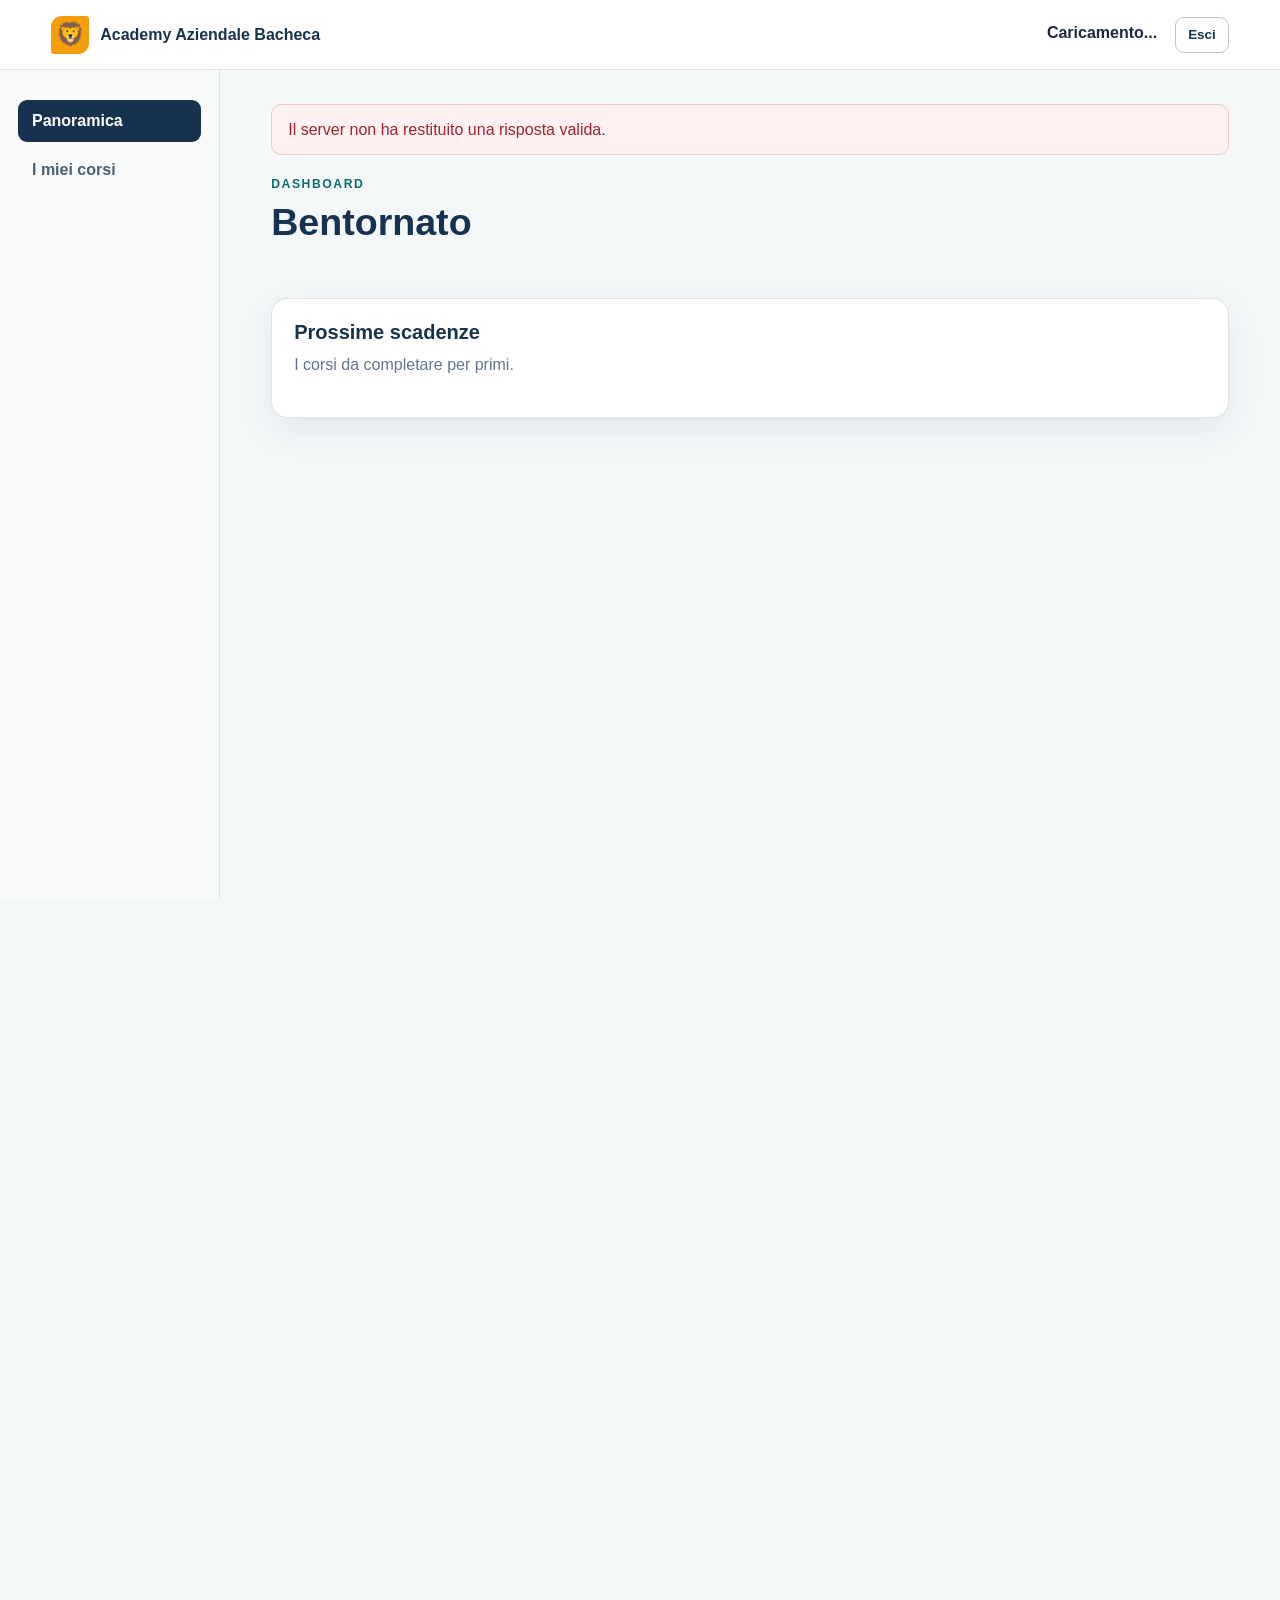
<file: frontend/index.html>
<!doctype html>
<html lang="it">
  <head>
    <meta charset="UTF-8" />
    <meta name="viewport" content="width=device-width, initial-scale=1.0" />
    <title>Academy Aziendale - Login</title>
    <link rel="stylesheet" href="assets/style.css" />
  </head>
  <body class="auth-page">
    <main class="auth-layout">
      <section class="auth-intro">
        <span class="logo-mark"><p>🦁</p></span>
        <p class="eyebrow">Formazione interna</p>
        <h1>Academy Aziendale</h1>
        <p>
          Consulta i corsi, segui le scadenze e monitora la formazione del team.
        </p>
      </section>

      <section class="card auth-card">
        <p class="eyebrow">Area riservata</p>
        <h2>Accedi</h2>
        <div id="message" class="message hidden" role="alert"></div>

        <form id="login-form">
          <div class="form-group">
            <label for="email">Email</label>
            <input type="email" id="email" autocomplete="email" required />
          </div>
          <div class="form-group">
            <label for="password">Password</label>
            <input
              type="password"
              id="password"
              autocomplete="current-password"
              required
            />
          </div>
          <button class="button button-full" type="submit">Accedi</button>
        </form>
        <p class="auth-link">
          Non hai un account?<br />
          <a href="register.html">Registrati come dipendente</a>
        </p>
      </section>
    </main>
    <script src="js/config.js"></script>
    <script src="js/login.js"></script>
  </body>
</html>
</file>
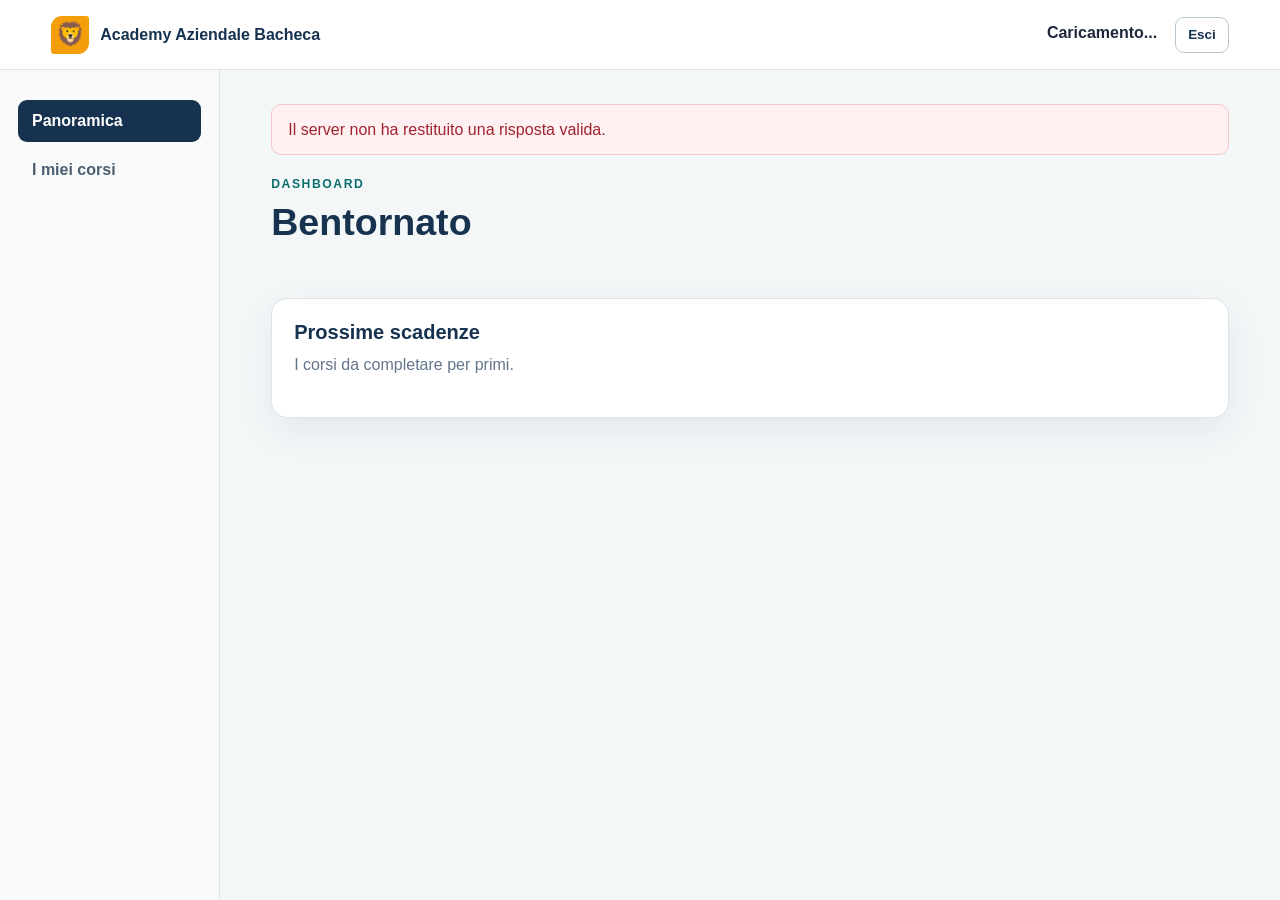
<file: frontend/dashboard.html>
<!doctype html>
<html lang="it">
  <head>
    <meta charset="UTF-8" />
    <meta name="viewport" content="width=device-width, initial-scale=1.0" />
    <title>Academy Aziendale - Dashboard</title>
    <link rel="stylesheet" href="assets/style.css" />
  </head>
  <body class="app-page">
    <header class="topbar">
      <a class="brand" href="dashboard.html"
        ><span class="logo-mark logo-small"><p>🦁</p></span> Academy Aziendale
        Bacheca</a
      >
      <div class="user-area">
        <div>
          <strong id="user-name">Caricamento...</strong
          ><small id="user-role"></small>
        </div>
        <button
          id="logout-button"
          class="button button-outline button-small"
          type="button"
        >
          Esci
        </button>
      </div>
    </header>

    <div class="app-shell">
      <nav id="main-nav" class="sidebar" aria-label="Navigazione principale">
        <button class="nav-button active" data-section="overview">
          Panoramica
        </button>
        <button class="nav-button" data-section="my-courses">
          I miei corsi
        </button>
        <button class="nav-button academy-only hidden" data-section="catalog">
          Catalogo corsi
        </button>
        <button
          class="nav-button academy-only hidden"
          data-section="assignments"
        >
          Assegnazioni
        </button>
        <button class="nav-button academy-only hidden" data-section="employees">
          Dipendenti
        </button>
        <button
          class="nav-button academy-only hidden"
          data-section="statistics"
        >
          Statistiche
        </button>
      </nav>

      <main class="main-content">
        <div id="global-message" class="message hidden" role="status"></div>

        <section id="section-overview" class="page-section">
          <div class="page-heading">
            <div>
              <p class="eyebrow">Dashboard</p>
              <h1 id="welcome-title">Bentornato</h1>
            </div>
          </div>
          <div id="summary-cards" class="summary-grid"></div>
          <article class="panel">
            <div class="panel-heading">
              <div>
                <h2>Prossime scadenze</h2>
                <p>I corsi da completare per primi.</p>
              </div>
            </div>
            <div id="deadline-list" class="course-list"></div>
          </article>
        </section>

        <section id="section-my-courses" class="page-section hidden">
          <div class="page-heading">
            <div>
              <p class="eyebrow">Formazione</p>
              <h1>I miei corsi</h1>
            </div>
          </div>
          <form id="employee-filters" class="filters panel" autocomplete="off">
            <div>
              <label for="my-status">Stato</label
              ><select id="my-status">
                <option value="">Tutti</option>
                <option value="assigned">Assegnati</option>
                <option value="completed">Completati</option>
                <option value="expired">Scaduti</option>
                <option value="cancelled">Annullati</option>
              </select>
            </div>
            <div>
              <label for="my-category">Categoria</label
              ><select id="my-category">
                <option value="">Tutte</option>
              </select>
            </div>
            <div>
              <label for="my-due-to">Scadenza entro</label
              ><input type="date" id="my-due-to" />
            </div>
            <button class="button button-small" type="submit">Filtra</button>
            <button
              id="reset-my-filters"
              class="button button-ghost button-small"
              type="button"
            >
              Azzera
            </button>
          </form>
          <div id="my-course-list" class="course-grid"></div>
        </section>

        <section
          id="section-catalog"
          class="page-section hidden academy-section"
        >
          <div class="page-heading">
            <div>
              <p class="eyebrow">Referente Academy</p>
              <h1>Catalogo corsi</h1>
            </div>
            <button id="new-course-button" class="button" type="button">
              Nuovo corso
            </button>
          </div>
          <form id="course-form" class="panel form-panel hidden">
            <input type="hidden" id="course-id" />
            <div class="panel-heading">
              <div>
                <h2 id="course-form-title">Nuovo corso</h2>
                <p>I campi con * sono obbligatori.</p>
              </div>
            </div>
            <div class="form-row three-columns">
              <div class="form-group">
                <label for="course-title">Titolo *</label
                ><input
                  type="text"
                  id="course-title"
                  maxlength="150"
                  required
                />
              </div>
              <div class="form-group">
                <label for="course-category">Categoria *</label
                ><input
                  type="text"
                  id="course-category"
                  maxlength="100"
                  required
                />
              </div>
              <div class="form-group">
                <label for="course-duration">Durata in ore *</label
                ><input
                  type="number"
                  id="course-duration"
                  min="0.5"
                  step="0.5"
                  required
                />
              </div>
            </div>
            <div class="form-group">
              <label for="course-description">Descrizione</label
              ><textarea id="course-description" rows="3"></textarea>
            </div>
            <div class="inline-options">
              <label
                ><input type="checkbox" id="course-mandatory" />
                Obbligatorio</label
              ><label
                ><input type="checkbox" id="course-active" checked />
                Attivo</label
              >
            </div>
            <div class="form-actions">
              <button class="button" type="submit">Salva corso</button
              ><button
                id="cancel-course-form"
                class="button button-ghost"
                type="button"
              >
                Annulla
              </button>
            </div>
          </form>
          <form id="catalog-filters" class="filters panel">
            <div>
              <label for="catalog-category">Categoria</label
              ><select id="catalog-category">
                <option value="">Tutte</option>
              </select>
            </div>
            <div>
              <label for="catalog-active">Stato</label
              ><select id="catalog-active">
                <option value="">Tutti</option>
                <option value="1">Attivi</option>
                <option value="0">Non attivi</option>
              </select>
            </div>
            <button class="button button-small" type="submit">Filtra</button>
          </form>
          <div class="panel table-wrapper">
            <table>
              <thead>
                <tr>
                  <th>Corso</th>
                  <th>Categoria</th>
                  <th>Durata</th>
                  <th>Tipo</th>
                  <th>Stato</th>
                  <th>Azioni</th>
                </tr>
              </thead>
              <tbody id="courses-table"></tbody>
            </table>
          </div>
        </section>

        <section
          id="section-assignments"
          class="page-section hidden academy-section"
        >
          <div class="page-heading">
            <div>
              <p class="eyebrow">Referente Academy</p>
              <h1>Assegnazioni</h1>
            </div>
            <button id="new-assignment-button" class="button" type="button">
              Assegna corso
            </button>
          </div>
          <form id="assignment-form" class="panel form-panel hidden">
            <input type="hidden" id="assignment-id" />
            <div class="panel-heading">
              <div><h2 id="assignment-form-title">Nuova assegnazione</h2></div>
            </div>
            <div class="form-row four-columns">
              <div class="form-group">
                <label for="assignment-employee">Dipendente *</label
                ><select id="assignment-employee" required></select>
              </div>
              <div class="form-group">
                <label for="assignment-course">Corso *</label
                ><select id="assignment-course" required></select>
              </div>
              <div class="form-group">
                <label for="assignment-date">Data assegnazione *</label
                ><input type="date" id="assignment-date" required />
              </div>
              <div class="form-group">
                <label for="assignment-due">Scadenza *</label
                ><input type="date" id="assignment-due" required />
              </div>
            </div>
            <div id="edit-status-group" class="form-row hidden">
              <div class="form-group">
                <label for="assignment-status">Stato</label
                ><select id="assignment-status">
                  <option value="assigned">Assegnato</option>
                  <option value="completed">Completato</option>
                  <option value="cancelled">Annullato</option>
                </select>
              </div>
              <div class="form-group">
                <label for="assignment-completed">Data completamento</label
                ><input type="date" id="assignment-completed" />
              </div>
            </div>
            <div class="form-actions">
              <button class="button" type="submit">Salva assegnazione</button
              ><button
                id="cancel-assignment-form"
                class="button button-ghost"
                type="button"
              >
                Annulla
              </button>
            </div>
          </form>
          <form id="assignment-filters" class="filters panel">
            <div>
              <label for="filter-employee">Dipendente</label
              ><select id="filter-employee">
                <option value="">Tutti</option>
              </select>
            </div>
            <div>
              <label for="filter-course">Corso</label
              ><select id="filter-course">
                <option value="">Tutti</option>
              </select>
            </div>
            <div>
              <label for="filter-category">Categoria</label
              ><select id="filter-category">
                <option value="">Tutte</option>
              </select>
            </div>
            <div>
              <label for="filter-status">Stato</label
              ><select id="filter-status">
                <option value="">Tutti</option>
                <option value="assigned">Assegnati</option>
                <option value="completed">Completati</option>
                <option value="expired">Scaduti</option>
                <option value="cancelled">Annullati</option>
              </select>
            </div>
            <button class="button button-small" type="submit">Filtra</button>
          </form>
          <div class="panel table-wrapper">
            <table>
              <thead>
                <tr>
                  <th>Dipendente</th>
                  <th>Corso</th>
                  <th>Categoria</th>
                  <th>Assegnato</th>
                  <th>Scadenza</th>
                  <th>Stato</th>
                  <th>Azioni</th>
                </tr>
              </thead>
              <tbody id="assignments-table"></tbody>
            </table>
          </div>
        </section>

        <section
          id="section-employees"
          class="page-section hidden academy-section"
        >
          <div class="page-heading">
            <div>
              <p class="eyebrow">Referente Academy</p>
              <h1>Dipendenti</h1>
            </div>
          </div>
          <div class="panel table-wrapper">
            <table>
              <thead>
                <tr>
                  <th>Nome</th>
                  <th>Email</th>
                  <th>Corsi assegnati</th>
                  <th>Completati</th>
                </tr>
              </thead>
              <tbody id="employees-table"></tbody>
            </table>
          </div>
        </section>

        <section
          id="section-statistics"
          class="page-section hidden academy-section"
        >
          <div class="page-heading">
            <div>
              <p class="eyebrow">Referente Academy</p>
              <h1>Statistiche formative</h1>
            </div>
          </div>
          <form id="statistics-filters" class="filters panel">
            <div>
              <label for="stats-month">Mese</label
              ><input type="month" id="stats-month" />
            </div>
            <div>
              <label for="stats-category">Categoria</label
              ><select id="stats-category">
                <option value="">Tutte</option>
              </select>
            </div>
            <div>
              <label for="stats-employee">Dipendente</label
              ><select id="stats-employee">
                <option value="">Tutti</option>
              </select>
            </div>
            <button class="button button-small" type="submit">
              Applica filtri
            </button>
            <button
              id="reset-stats"
              class="button button-ghost button-small"
              type="button"
            >
              Azzera
            </button>
          </form>
          <div id="stats-summary" class="summary-grid"></div>
          <div class="panel table-wrapper">
            <table>
              <thead>
                <tr>
                  <th>Mese</th>
                  <th>Categoria</th>
                  <th>Assegnati</th>
                  <th>Completati</th>
                  <th>Completamento</th>
                </tr>
              </thead>
              <tbody id="statistics-table"></tbody>
            </table>
          </div>
        </section>
      </main>
    </div>

    <dialog id="course-dialog" class="detail-dialog">
      <button
        id="close-dialog"
        class="dialog-close"
        type="button"
        aria-label="Chiudi"
      >
        ×
      </button>
      <div id="dialog-content"></div>
    </dialog>
    <script src="js/config.js"></script>
    <script src="js/api.js"></script>
    <script src="js/dashboard.js"></script>
  </body>
</html>
</file>
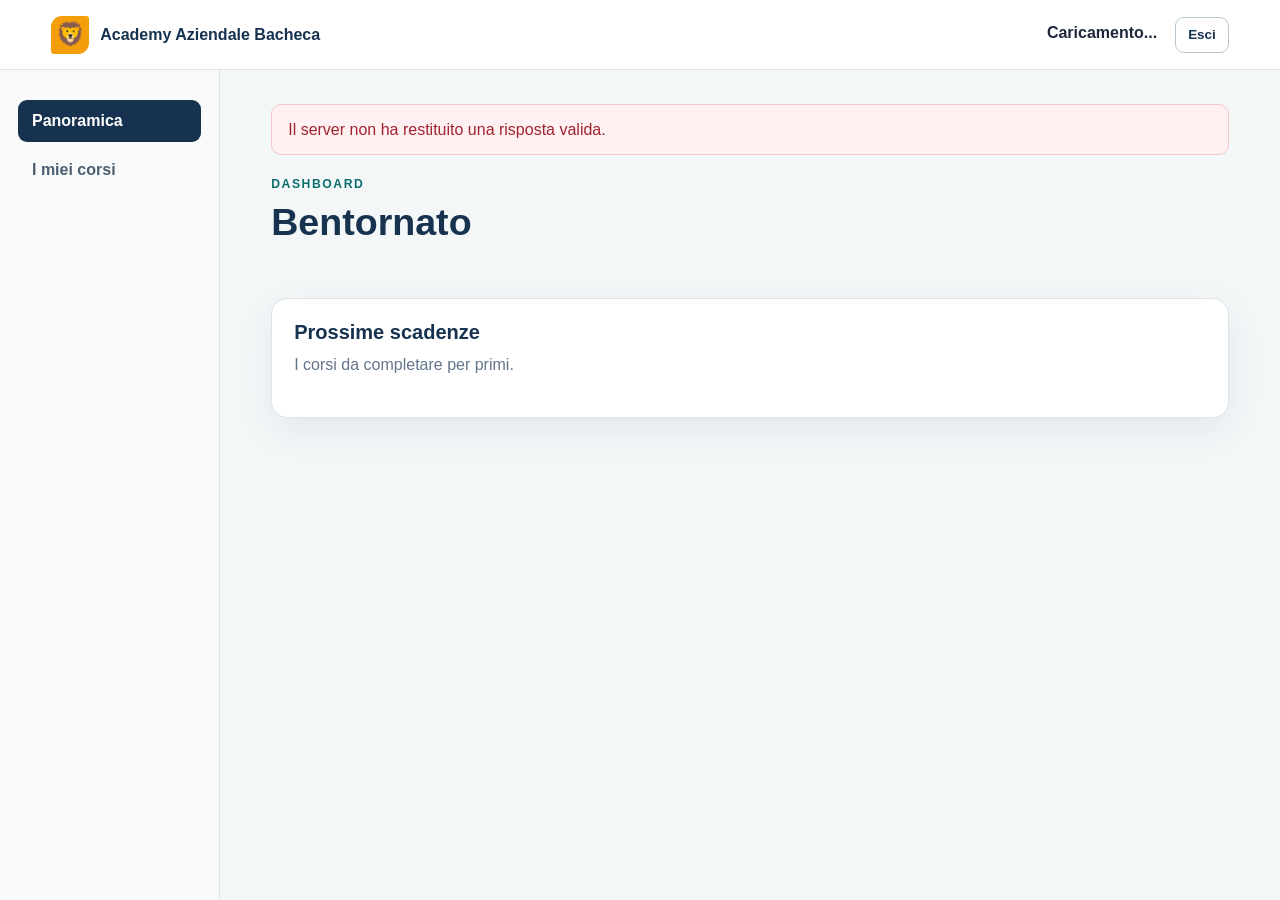
<file: frontend/login.html>
<!doctype html>
<html lang="it">
  <head>
    <meta charset="UTF-8" />
    <meta http-equiv="refresh" content="0; url=index.html" />
    <title>Academy Aziendale</title>
  </head>
  <body><a href="index.html">Vai al login</a></body>
</html>
</file>
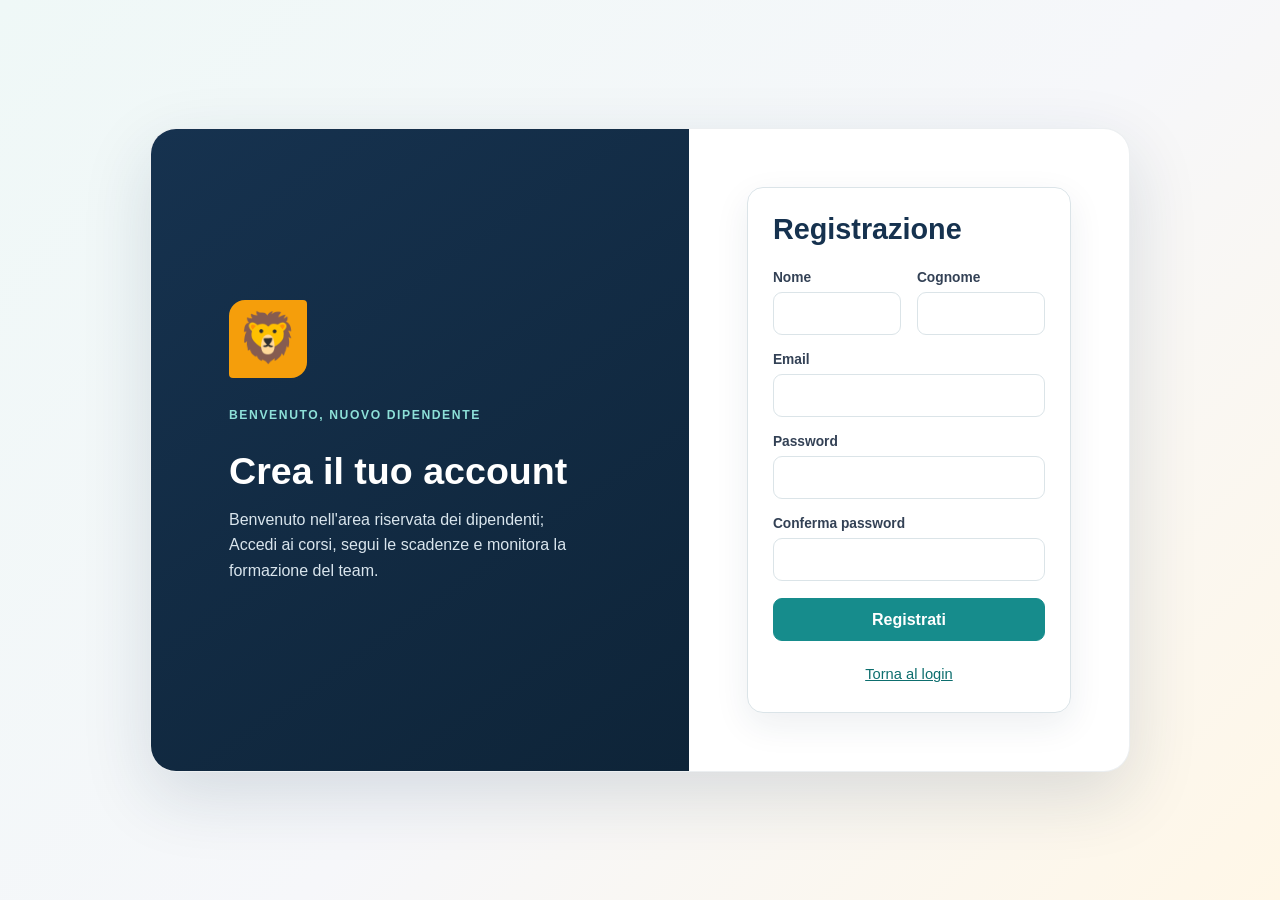
<file: frontend/register.html>
<!doctype html>
<html lang="it">
  <head>
    <meta charset="UTF-8" />
    <meta name="viewport" content="width=device-width, initial-scale=1.0" />
    <title>Academy Aziendale - Registrazione</title>
    <link rel="stylesheet" href="assets/style.css" />
  </head>
  <body class="auth-page">
    <main class="auth-layout auth-layout-small">
      <section class="auth-intro">
        <span class="logo-mark"><p>🦁</p></span>
        <p class="eyebrow">BENVENUTO, NUOVO DIPENDENTE</p>
        <h1>Crea il tuo account</h1>
        <p>
          Benvenuto nell'area riservata dei dipendenti;<br />
          Accedi ai corsi, segui le scadenze e monitora la formazione del team.
        </p>
      </section>
      <section class="card auth-card">
        <h2>Registrazione</h2>
        <div id="message" class="message hidden" role="alert"></div>
        <form id="register-form">
          <div class="form-row">
            <div class="form-group">
              <label for="first-name">Nome</label>
              <input type="text" id="first-name" maxlength="80" required />
            </div>
            <div class="form-group">
              <label for="last-name">Cognome</label>
              <input type="text" id="last-name" maxlength="80" required />
            </div>
          </div>
          <div class="form-group">
            <label for="email">Email</label>
            <input type="email" id="email" autocomplete="email" required />
          </div>
          <div class="form-group">
            <label for="password">Password</label>
            <input
              type="password"
              id="password"
              minlength="8"
              autocomplete="new-password"
              required
            />
          </div>
          <div class="form-group">
            <label for="confirm-password">Conferma password</label>
            <input
              type="password"
              id="confirm-password"
              minlength="8"
              autocomplete="new-password"
              required
            />
          </div>
          <button class="button button-full" type="submit">Registrati</button>
        </form>
        <p class="auth-link"><a href="index.html">Torna al login</a></p>
      </section>
    </main>
    <script src="js/config.js"></script>
    <script src="js/register.js"></script>
  </body>
</html>
</file>
<file: frontend/assets/style.css>
* {
  box-sizing: border-box;
}

:root {
  --navy: #16324f;
  --navy-dark: #0e2438;
  --teal: #168c8c;
  --teal-dark: #0d6e6e;
  --orange: #f59e0b;
  --background: #f4f7f8;
  --surface: #ffffff;
  --text: #1e293b;
  --muted: #64748b;
  --border: #dbe4e8;
  --danger: #c2414b;
  --success: #178153;
  --warning: #a15c00;
  --shadow: 0 12px 35px rgba(22, 50, 79, 0.08);
}

body {
  margin: 0;
  min-height: 100vh;
  color: var(--text);
  background: var(--background);
  font-family: "Lexend", "Segoe UI", Arial, sans-serif;
}

button,
input,
select,
textarea {
  font: inherit;
}
a {
  color: var(--teal-dark);
}
h1,
h2,
h3,
p {
  margin-top: 0;
}
h1 {
  margin-bottom: 10px;
  color: var(--navy);
  font-size: clamp(1.7rem, 3vw, 2.35rem);
}
h2 {
  margin-bottom: 8px;
  color: var(--navy);
  font-size: 1.25rem;
}
p {
  line-height: 1.6;
}

.hidden {
  display: none !important;
}
.eyebrow {
  margin: 0 0 6px;
  color: var(--teal-dark);
  font-size: 0.76rem;
  font-weight: 800;
  letter-spacing: 0.13em;
  text-transform: uppercase;
}
.muted {
  color: var(--muted);
}
.empty-state {
  padding: 30px;
  color: var(--muted);
  text-align: center;
}

.logo-mark {
  display: inline-grid;
  width: 78px;
  height: 78px;
  place-items: center;
  border-radius: 16px 4px 16px 4px;
  color: var(--navy);
  background: var(--orange);
  font-weight: 900;
  letter-spacing: -0.04em;
}
.logo-mark p {
  font-size: 3em;
}

.logo-small {
  width: 38px;
  height: 38px;
  border-radius: 11px 3px;
  font-size: 0.8rem;
}
.logo-small p {
  font-size: 1.8em;
}

.auth-page {
  display: grid;
  place-items: center;
  padding: 36px 20px;
  background: linear-gradient(135deg, #eff8f7, #f6f7fa 55%, #fff7e7);
}
.auth-layout {
  display: grid;
  width: min(1040px, 100%);
  grid-template-columns: 1.1fr 0.9fr;
  overflow: hidden;
  border: 1px solid rgba(22, 50, 79, 0.08);
  border-radius: 26px;
  background: var(--surface);
  box-shadow: 0 24px 70px rgba(22, 50, 79, 0.14);
}
.auth-layout-small {
  width: min(980px, 100%);
}
.auth-intro {
  display: flex;
  min-height: 560px;
  padding: clamp(36px, 7vw, 78px);
  flex-direction: column;
  justify-content: center;
  color: white;
  background: linear-gradient(145deg, var(--navy), var(--navy-dark));
}
.auth-intro h1 {
  margin: 18px 0 14px;
  color: white;
}
.auth-intro p {
  color: #d9e5ed;
}
.auth-intro .eyebrow {
  margin-top: 28px;
  color: #8de0d8;
}
.demo-box {
  display: grid;
  gap: 8px;
  margin-top: 25px;
  padding: 18px;
  border: 1px solid rgba(255, 255, 255, 0.14);
  border-radius: 14px;
  background: rgba(255, 255, 255, 0.07);
  font-size: 0.87rem;
}
.auth-card {
  align-self: center;
  margin: clamp(22px, 5vw, 58px);
}
.auth-card h2 {
  margin-bottom: 24px;
  font-size: 1.8rem;
}
.auth-link {
  margin: 22px 0 0;
  color: var(--muted);
  text-align: center;
  font-size: 0.92rem;
}

.card,
.panel {
  border: 1px solid var(--border);
  border-radius: 16px;
  background: var(--surface);
  box-shadow: var(--shadow);
  padding: 25px;
}
.panel {
  margin-bottom: 22px;
  padding: 22px;
}
.panel-heading,
.page-heading {
  display: flex;
  align-items: flex-start;
  justify-content: space-between;
  gap: 18px;
}
.panel-heading {
  margin-bottom: 18px;
}
.panel-heading p {
  margin: 0;
  color: var(--muted);
}
.page-heading {
  margin-bottom: 22px;
}

.form-group {
  display: grid;
  gap: 7px;
  margin-bottom: 17px;
}
.form-row {
  display: grid;
  gap: 16px;
  grid-template-columns: repeat(2, minmax(0, 1fr));
}
.three-columns {
  grid-template-columns: 1.5fr 1fr 0.65fr;
}
.four-columns {
  grid-template-columns: repeat(4, minmax(0, 1fr));
}
label {
  color: #334155;
  font-size: 0.86rem;
  font-weight: 750;
}
input,
select,
textarea {
  width: 100%;
  min-height: 43px;
  padding: 10px 12px;
  border: 1px solid var(--border);
  border-radius: 9px;
  outline: none;
  color: var(--text);
  background: white;
}
textarea {
  resize: vertical;
}
input:focus,
select:focus,
textarea:focus {
  border-color: var(--teal);
  box-shadow: 0 0 0 3px rgba(22, 140, 140, 0.13);
}
.inline-options {
  display: flex;
  gap: 24px;
  margin-bottom: 20px;
}
.inline-options label {
  display: flex;
  align-items: center;
  gap: 8px;
}
.inline-options input {
  width: auto;
  min-height: auto;
}
.form-actions {
  display: flex;
  gap: 10px;
}

.button {
  display: inline-flex;
  min-height: 43px;
  align-items: center;
  justify-content: center;
  padding: 10px 17px;
  border: 1px solid var(--teal);
  border-radius: 9px;
  color: white;
  background: var(--teal);
  font-weight: 750;
  text-decoration: none;
  cursor: pointer;
}
.button:hover {
  border-color: var(--teal-dark);
  background: var(--teal-dark);
}
.button:disabled {
  opacity: 0.55;
  cursor: not-allowed;
}
.button-full {
  width: 100%;
}
.button-small {
  min-height: 36px;
  padding: 7px 12px;
  font-size: 0.84rem;
}
.button-outline {
  border-color: #b7c7d2;
  color: var(--navy);
  background: white;
}
.button-ghost {
  border-color: transparent;
  color: var(--navy);
  background: #edf2f4;
}
.button-danger {
  border-color: #f6d4d7;
  color: var(--danger);
  background: #fff1f2;
}
.button-warning {
  border-color: #f7dfad;
  color: var(--warning);
  background: #fff8e8;
}
.table-actions {
  display: flex;
  gap: 7px;
  flex-wrap: wrap;
}

.message {
  margin-bottom: 20px;
  padding: 13px 16px;
  border-radius: 10px;
  line-height: 1.45;
}
.message-error {
  color: #9f2430;
  background: #fff0f1;
  border: 1px solid #f5c7cb;
}
.message-success {
  color: #11673f;
  background: #edfaf3;
  border: 1px solid #bde8cf;
}

.topbar {
  position: sticky;
  z-index: 10;
  top: 0;
  display: flex;
  min-height: 70px;
  align-items: center;
  justify-content: space-between;
  gap: 20px;
  padding: 12px clamp(20px, 4vw, 56px);
  border-bottom: 1px solid var(--border);
  background: rgba(255, 255, 255, 0.96);
  backdrop-filter: blur(10px);
}
.brand {
  display: flex;
  align-items: center;
  gap: 11px;
  color: var(--navy);
  font-weight: 850;
  text-decoration: none;
}
.user-area {
  display: flex;
  align-items: center;
  gap: 18px;
  text-align: right;
}
.user-area small {
  display: block;
  margin-top: 3px;
  color: var(--muted);
}
.app-shell {
  display: grid;
  width: min(1500px, 100%);
  min-height: calc(100vh - 70px);
  margin: 0 auto;
  grid-template-columns: 220px 1fr;
}
.sidebar {
  display: flex;
  padding: 30px 18px;
  flex-direction: column;
  gap: 7px;
  border-right: 1px solid var(--border);
  background: #f9fbfb;
}
.nav-button {
  padding: 12px 14px;
  border: 0;
  border-radius: 9px;
  color: #4b5f70;
  background: transparent;
  font-weight: 700;
  text-align: left;
  cursor: pointer;
}
.nav-button:hover {
  background: #edf4f3;
}
.nav-button.active {
  color: white;
  background: var(--navy);
}
.main-content {
  width: min(1220px, 100%);
  padding: 34px clamp(20px, 4vw, 52px) 60px;
}

.summary-grid {
  display: grid;
  margin-bottom: 22px;
  gap: 16px;
  grid-template-columns: repeat(4, minmax(0, 1fr));
}
.summary-card {
  padding: 20px;
  border: 1px solid var(--border);
  border-radius: 14px;
  background: white;
  box-shadow: var(--shadow);
}
.summary-card span {
  color: var(--muted);
  font-size: 0.84rem;
  font-weight: 700;
}
.summary-card strong {
  display: block;
  margin-top: 8px;
  color: var(--navy);
  font-size: 1.8rem;
}
.summary-card.highlight {
  border-color: #f3d48e;
  background: #fffaf0;
}

.filters {
  display: flex;
  align-items: end;
  gap: 12px;
  flex-wrap: wrap;
  padding: 16px;
}
.filters > div {
  display: grid;
  min-width: 150px;
  flex: 1;
  gap: 6px;
}
.filters input,
.filters select {
  min-height: 38px;
  padding: 7px 10px;
}
.form-panel {
  border-left: 4px solid var(--teal);
}

.course-grid {
  display: grid;
  gap: 17px;
  grid-template-columns: repeat(3, minmax(0, 1fr));
}
.course-card {
  display: flex;
  min-height: 260px;
  padding: 20px;
  flex-direction: column;
  border: 1px solid var(--border);
  border-radius: 15px;
  background: white;
  box-shadow: var(--shadow);
}
.course-card-top {
  display: flex;
  align-items: start;
  justify-content: space-between;
  gap: 12px;
}
.course-card h3 {
  margin: 10px 0 8px;
  color: var(--navy);
}
.course-card p {
  color: var(--muted);
  font-size: 0.9rem;
}
.course-meta {
  display: flex;
  margin-top: auto;
  gap: 12px;
  flex-wrap: wrap;
  color: #516273;
  font-size: 0.82rem;
}
.course-actions {
  display: flex;
  margin-top: 17px;
  gap: 8px;
}
.course-list {
  display: grid;
  gap: 10px;
}
.deadline-item {
  display: grid;
  padding: 13px 15px;
  align-items: center;
  gap: 12px;
  grid-template-columns: 1fr auto auto;
  border-radius: 10px;
  background: #f7fafb;
}
.deadline-item strong {
  color: var(--navy);
}

.badge {
  display: inline-flex;
  width: fit-content;
  padding: 5px 9px;
  border-radius: 999px;
  color: #435568;
  background: #edf2f4;
  font-size: 0.72rem;
  font-weight: 850;
  white-space: nowrap;
}
.badge-assigned {
  color: #075985;
  background: #e0f2fe;
}
.badge-completed {
  color: #166534;
  background: #dcfce7;
}
.badge-expired {
  color: #9f1239;
  background: #ffe4e6;
}
.badge-cancelled,
.badge-inactive {
  color: #5f6570;
  background: #eceff1;
}
.badge-active {
  color: #166534;
  background: #dcfce7;
}

.table-wrapper {
  overflow-x: auto;
  padding: 0;
}
table {
  width: 100%;
  border-collapse: collapse;
}
th,
td {
  padding: 14px 16px;
  border-bottom: 1px solid var(--border);
  text-align: left;
  vertical-align: middle;
}
th {
  color: #536575;
  background: #f6f9fa;
  font-size: 0.75rem;
  letter-spacing: 0.04em;
  text-transform: uppercase;
}
td {
  font-size: 0.88rem;
}
tbody tr:last-child td {
  border-bottom: 0;
}
.progress {
  width: 120px;
  height: 8px;
  overflow: hidden;
  border-radius: 999px;
  background: #e8eef0;
}
.progress span {
  display: block;
  height: 100%;
  background: var(--teal);
}

.detail-dialog {
  width: min(560px, calc(100% - 30px));
  padding: 30px;
  border: 0;
  border-radius: 18px;
  box-shadow: 0 25px 80px rgba(15, 35, 52, 0.28);
}
.detail-dialog::backdrop {
  background: rgba(14, 36, 56, 0.55);
}
.dialog-close {
  position: absolute;
  top: 12px;
  right: 14px;
  border: 0;
  color: #667784;
  background: transparent;
  font-size: 1.7rem;
  cursor: pointer;
}
.detail-grid {
  display: grid;
  margin-top: 22px;
  gap: 14px;
  grid-template-columns: 1fr 1fr;
}
.detail-grid div {
  padding: 12px;
  border-radius: 9px;
  background: #f4f7f8;
}
.detail-grid span {
  display: block;
  margin-bottom: 4px;
  color: var(--muted);
  font-size: 0.75rem;
}

@media (max-width: 1050px) {
  .summary-grid,
  .course-grid {
    grid-template-columns: repeat(2, minmax(0, 1fr));
  }
  .three-columns,
  .four-columns {
    grid-template-columns: repeat(2, minmax(0, 1fr));
  }
}

@media (max-width: 760px) {
  .auth-layout {
    grid-template-columns: 1fr;
  }
  .auth-intro {
    min-height: auto;
    padding: 38px 28px;
  }
  .demo-box {
    display: none;
  }
  .auth-card {
    margin: 28px;
  }
  .app-shell {
    grid-template-columns: 1fr;
  }
  .sidebar {
    position: sticky;
    z-index: 8;
    top: 70px;
    padding: 10px 14px;
    flex-direction: row;
    overflow-x: auto;
    border-right: 0;
    border-bottom: 1px solid var(--border);
  }
  .nav-button {
    white-space: nowrap;
  }
  .main-content {
    padding-top: 24px;
  }
  .course-grid,
  .summary-grid {
    grid-template-columns: 1fr;
  }
  .form-row,
  .three-columns,
  .four-columns {
    grid-template-columns: 1fr;
  }
  .page-heading {
    align-items: stretch;
    flex-direction: column;
  }
  .deadline-item {
    grid-template-columns: 1fr;
  }
  .user-area strong {
    max-width: 120px;
    overflow: hidden;
    text-overflow: ellipsis;
    white-space: nowrap;
  }
  .brand {
    font-size: 0.9rem;
  }
}
</file>
